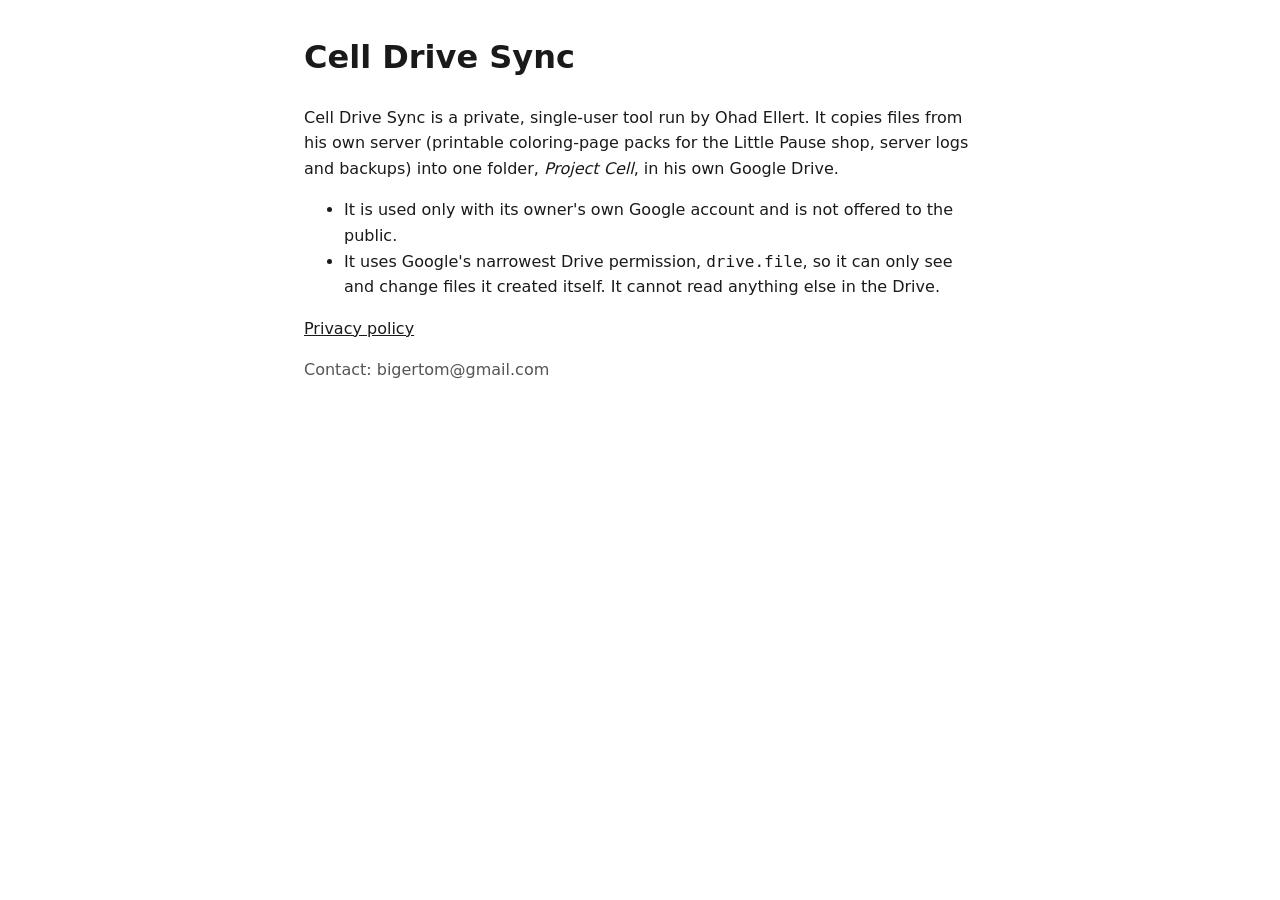
<file: index.html>
<!doctype html><html lang="en"><meta charset="utf-8"><meta name="viewport" content="width=device-width,initial-scale=1">
<title>Cell Drive Sync</title><link rel="stylesheet" href="style.css">
<h1>Cell Drive Sync</h1>
<p>Cell Drive Sync is a private, single-user tool run by Ohad Ellert. It copies files from his own server (printable coloring-page packs for the Little Pause shop, server logs and backups) into one folder, <em>Project Cell</em>, in his own Google Drive.</p>
<ul>
<li>It is used only with its owner's own Google account and is not offered to the public.</li>
<li>It uses Google's narrowest Drive permission, <code>drive.file</code>, so it can only see and change files it created itself. It cannot read anything else in the Drive.</li>
</ul>
<p><a href="privacy.html">Privacy policy</a></p>
<footer>Contact: bigertom@gmail.com</footer>
</html>
</file>
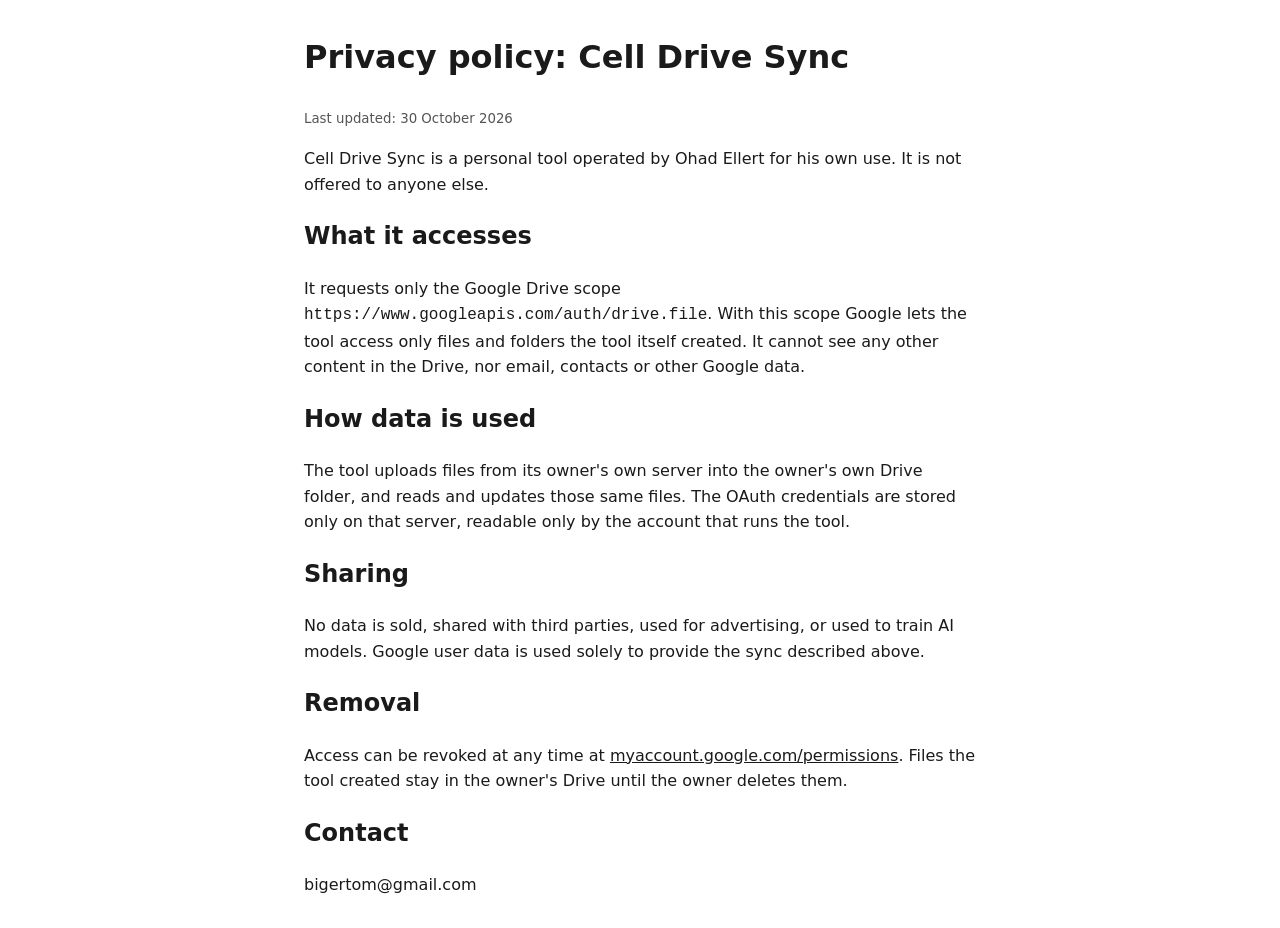
<file: privacy.html>
<!doctype html><html lang="en"><meta charset="utf-8"><meta name="viewport" content="width=device-width,initial-scale=1">
<title>Cell Drive Sync Privacy</title><link rel="stylesheet" href="style.css">
<h1>Privacy policy: Cell Drive Sync</h1>
<p><small>Last updated: 30 October 2026</small></p>
<p>Cell Drive Sync is a personal tool operated by Ohad Ellert for his own use. It is not offered to anyone else.</p>
<h2>What it accesses</h2>
<p>It requests only the Google Drive scope <code>https://www.googleapis.com/auth/drive.file</code>. With this scope Google lets the tool access only files and folders the tool itself created. It cannot see any other content in the Drive, nor email, contacts or other Google data.</p>
<h2>How data is used</h2>
<p>The tool uploads files from its owner's own server into the owner's own Drive folder, and reads and updates those same files. The OAuth credentials are stored only on that server, readable only by the account that runs the tool.</p>
<h2>Sharing</h2>
<p>No data is sold, shared with third parties, used for advertising, or used to train AI models. Google user data is used solely to provide the sync described above.</p>
<h2>Removal</h2>
<p>Access can be revoked at any time at <a href="https://myaccount.google.com/permissions">myaccount.google.com/permissions</a>. Files the tool created stay in the owner's Drive until the owner deletes them.</p>
<h2>Contact</h2>
<p>bigertom@gmail.com</p>
</html>
</file>
<file: style.css>
:root{--bg:#fff;--fg:#1a1a1a;--muted:#555}
@media (prefers-color-scheme:dark){:root{--bg:#141414;--fg:#eee;--muted:#aaa}}
body{background:var(--bg);color:var(--fg);font:16px/1.6 system-ui,sans-serif;max-width:42rem;margin:2rem auto;padding:0 16px}
small,footer{color:var(--muted)}a{color:inherit}
</file>
